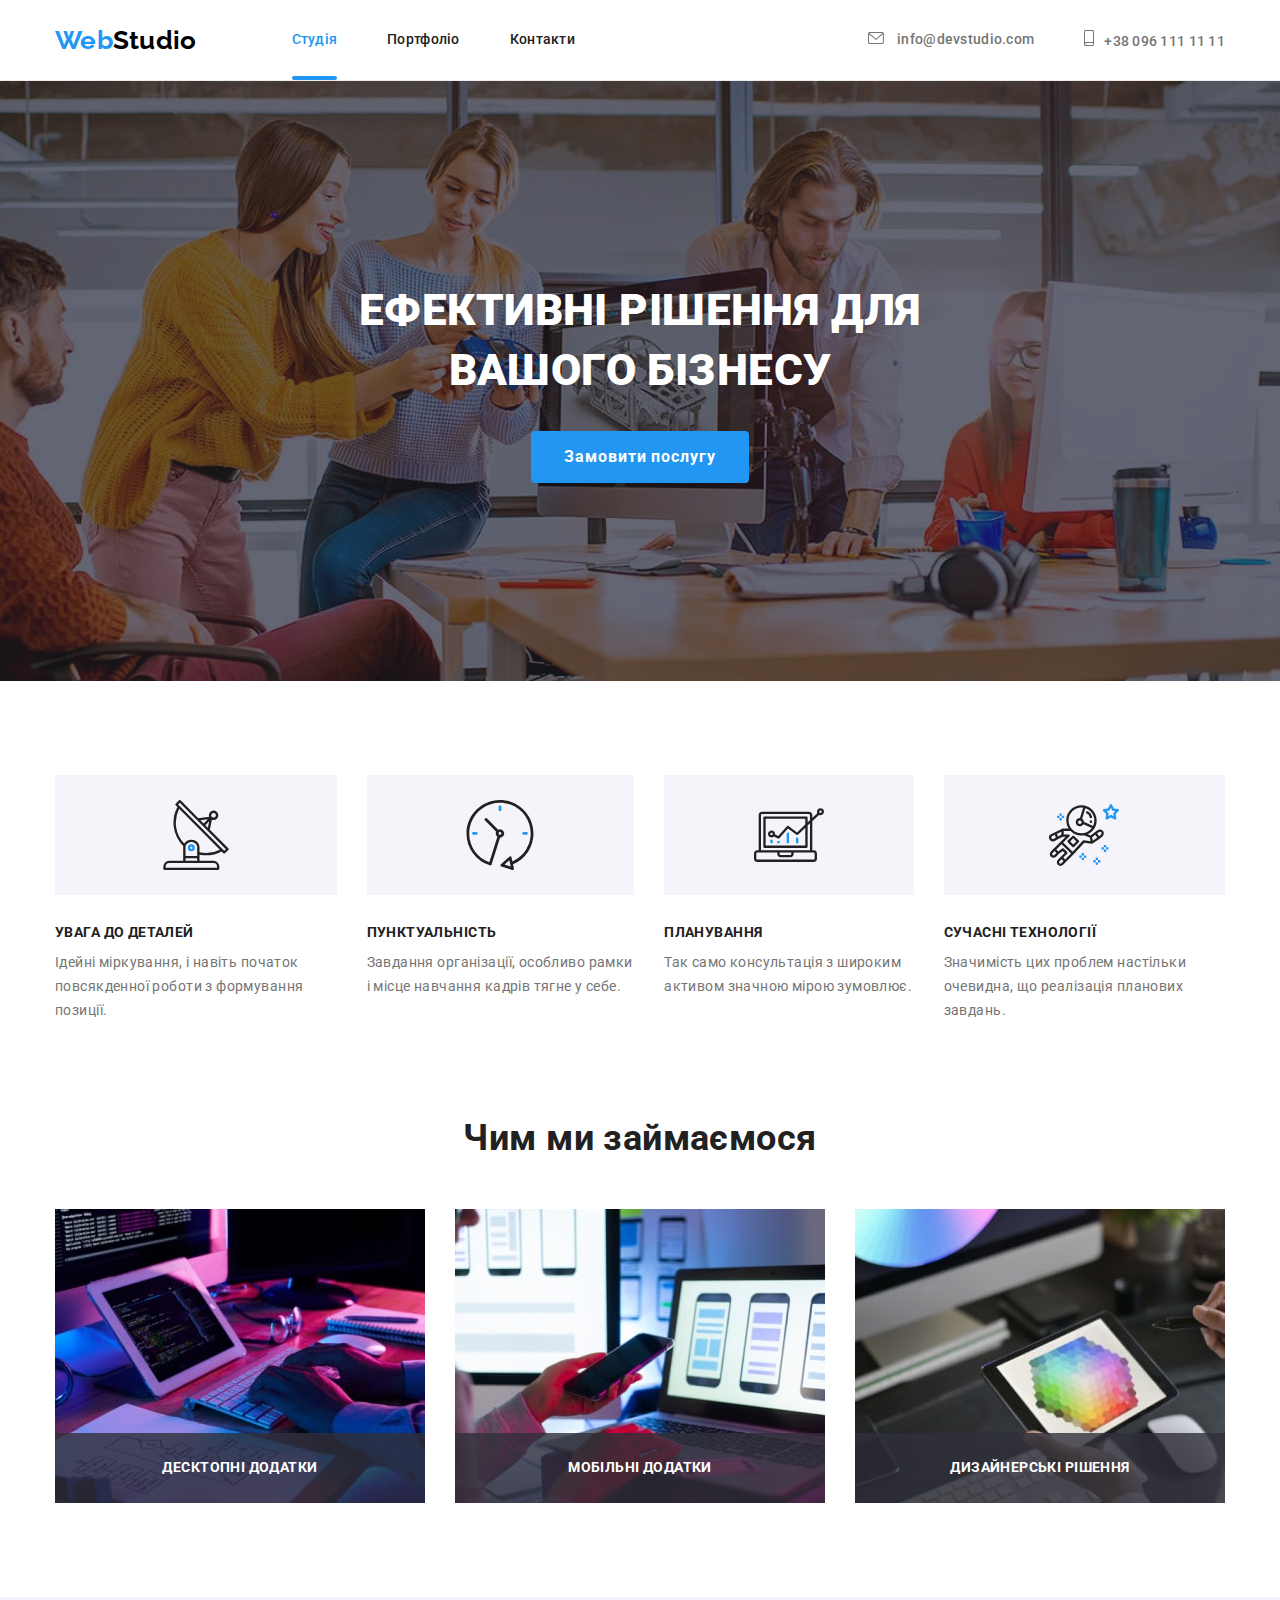
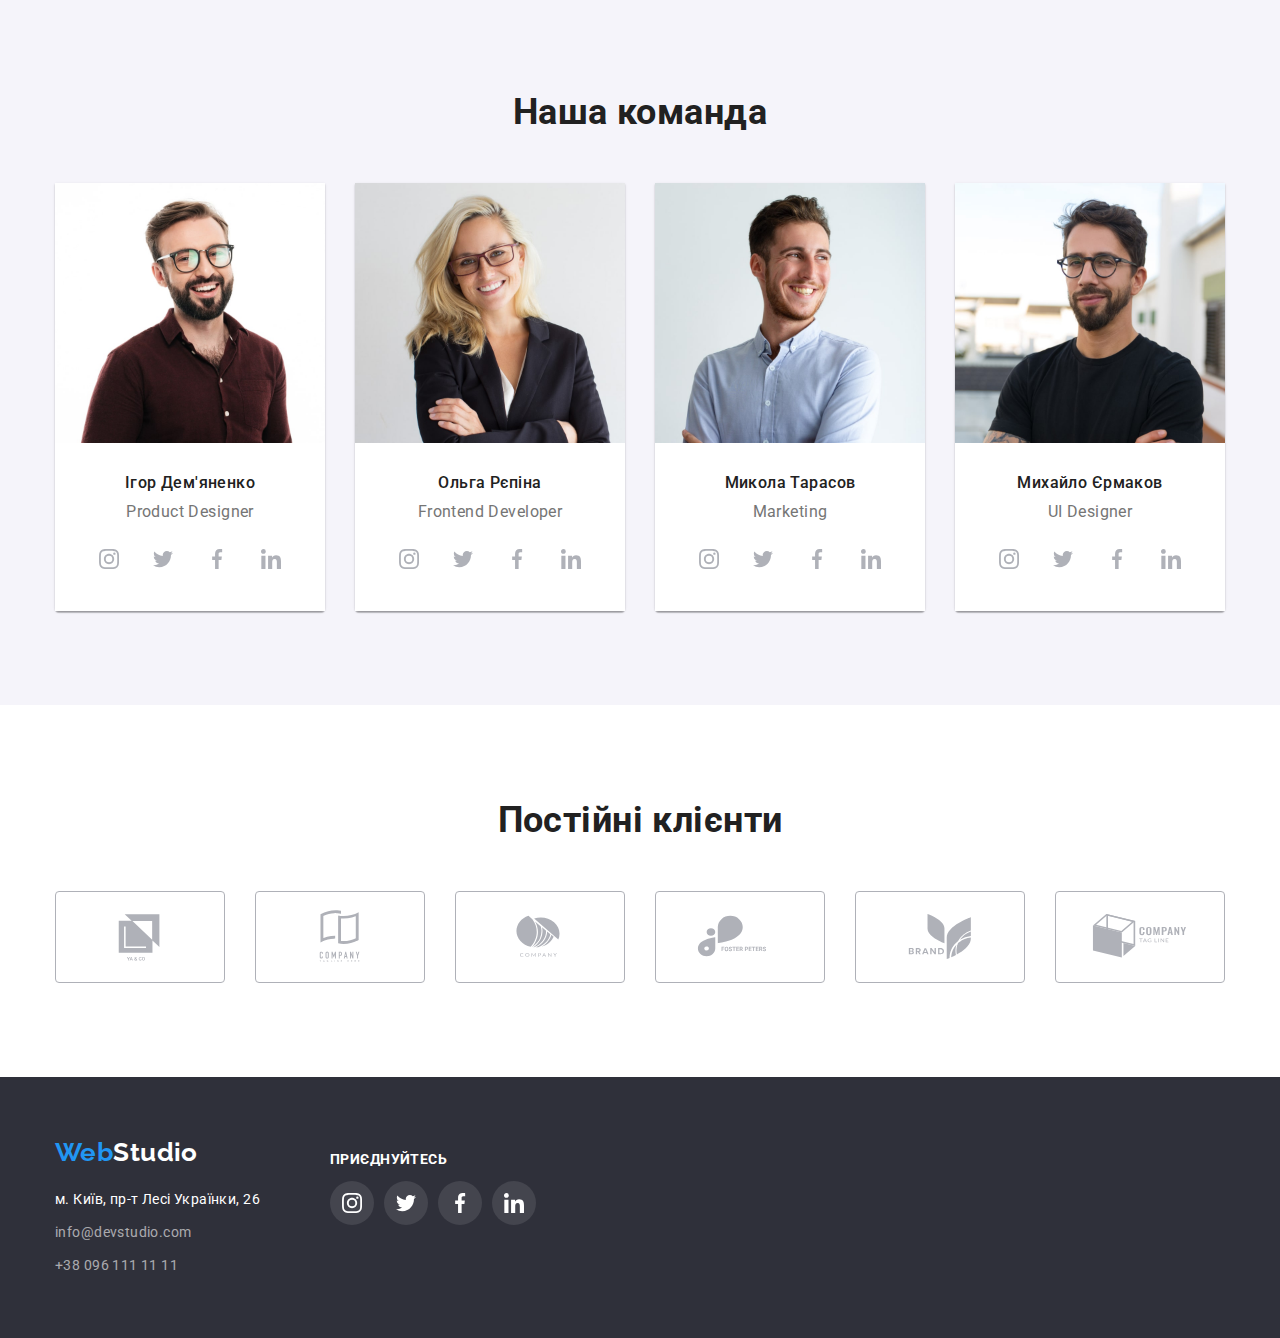
<file: index.html>
<!DOCTYPE html>
<html lang="uk">
  <head>
    <meta charset="UTF-8" />
    <meta http-equiv="X-UA-Compatible" content="IE=edge" />
    <meta name="viewport" content="width=device-width, initial-scale=1.0" />
    <title>goit-markup-hw-05</title>
    <link rel="preconnect" href="https://fonts.googleapis.com" />
    <link rel="preconnect" href="https://fonts.gstatic.com" crossorigin />
    <link
      href="https://fonts.googleapis.com/css2?family=Raleway:wght@700&family=Roboto:wght@400;500;700;900&display=swap"
      rel="stylesheet"
    />
    <link
      rel="stylesheet"
      href="https://cdnjs.cloudflare.com/ajax/libs/modern-normalize/1.1.0/modern-normalize.min.css"
    />
    <link rel="stylesheet" href="./css/styles.css" />
  </head>

  <body>
    <!-- Верхня лінія -->
    <header class="page-header">
      <div class="container main-nav">
        <nav class="header-nav">
          <a href="./index.html" class="link logo"><span class="logo-accent">Web</span>Studio</a>

          <ul class="site-nav list">
            <li class="item">
              <a href="./index.html" class="link current">Студія</a>
            </li>
            <li class="item">
              <a href="./portfolio.html" class="link">Портфоліо</a>
            </li>
            <li class="item"><a href="" class="link">Контакти</a></li>
          </ul>
        </nav>

        <ul class="feedback-nav list">
          <li class="item">
            <a href="mailto:info@devstudio.com" class="link e-mail">
              <svg class="icon-mail" width="16" height="12">
                <use href="./images/icons.svg#icon-envelope"></use>
              </svg>
              info@devstudio.com</a
            >
          </li>
          <li class="item">
            <a href="tel:+380961111111" class="link phone"
              ><svg class="icon-phone" width="10" height="16">
                <use href="./images/icons.svg#icon-smartphone"></use></svg
              >+38 096 111 11 11</a
            >
          </li>
        </ul>
      </div>
    </header>

    <main>
      <!-- Шапка -->
      <div class="overlay">
        <section class="hero">
          <h1 class="hero-title">Ефективні рішення для вашого бізнесу</h1>
          <button type="button" class="btn hero-button" data-modal-open>Замовити послугу</button>
        </section>
      </div>
      <!-- Особливості -->
      <section class="benefits section">
        <div class="container">
          <h2 class="benefits-title visually-hidden">Наші переваги</h2>
          <ul class="benefits-list list">
            <li>
              <a href="#" class="benefits-link link"
                ><svg class="benefits-icon" width="70" height="70">
                  <use href="./images/icons.svg#icon-antenna"></use></svg
              ></a>
              <h3 class="benefits-item">УВАГА ДО ДЕТАЛЕЙ</h3>
              <p class="benefits-text">
                Ідейні міркування, і навіть початок повсякденної роботи з формування позиції.
              </p>
            </li>
            <li>
              <a href="#" class="benefits-link link"
                ><svg class="benefits-icon" width="70" height="70">
                  <use href="./images/icons.svg#icon-clock"></use></svg
              ></a>
              <h3 class="benefits-item">ПУНКТУАЛЬНІСТЬ</h3>
              <p class="benefits-text">
                Завдання організації, особливо рамки і місце навчання кадрів тягне у себе.
              </p>
            </li>
            <li>
              <a href="#" class="benefits-link link"
                ><svg class="benefits-icon" width="70" height="70">
                  <use href="./images/icons.svg#icon-diagram"></use></svg
              ></a>
              <h3 class="benefits-item">ПЛАНУВАННЯ</h3>
              <p class="benefits-text">
                Так само консультація з широким активом значною мірою зумовлює.
              </p>
            </li>
            <li>
              <a href="#" class="benefits-link link"
                ><svg class="benefits-icon" width="70" height="70">
                  <use href="./images/icons.svg#icon-astronaut"></use></svg
              ></a>
              <h3 class="benefits-item">СУЧАСНІ ТЕХНОЛОГІЇ</h3>
              <p class="benefits-text">
                Значимість цих проблем настільки очевидна, що реалізація планових завдань.
              </p>
            </li>
          </ul>
        </div>
      </section>
      <!-- Чим ми займаємося -->
      <section class="work section">
        <div class="container">
          <h2 class="work-title title">Чим ми займаємося</h2>
          <ul class="work-list list">
            <li>
              <div class="work-thumb">
                <img
                  class="work-card"
                  src="./images/gallery_img_1.jpg"
                  alt="Фотографія процесу написання коду"
                  width="370"
                />
                <p class="work-text">Десктопні додатки</p>
              </div>
            </li>
            <li>
              <div class="work-thumb">
                <img
                  class="work-card"
                  src="./images/gallery_img_2.jpg"
                  alt="Фотографія процесу вибору макету сторінки для мобільних пристроїв"
                  width="370"
                />
                <p class="work-text">Мобільні додатки</p>
              </div>
            </li>
            <li>
              <div class="work-thumb">
                <img
                  class="work-card"
                  src="./images/gallery_img_3.jpg"
                  alt="Фотографія процесу вибору палітри"
                  width="370"
                />
                <p class="work-text">Дизайнерські рішення</p>
              </div>
            </li>
          </ul>
        </div>
      </section>
      <!-- Команда -->
      <section class="team section">
        <div class="container">
          <h2 class="team-title title">Наша команда</h2>
          <ul class="team-list list">
            <li class="team-item">
              <img
                class="team-foto"
                src="./images/team_person_1.jpg"
                alt="Фотографія дизайнера продукту"
                width="270"
              />
              <div class="team-container">
                <h3 class="team-member">Ігор Дем'яненко</h3>
                <p class="team-position">Product Designer</p>
                <ul class="team-social list">
                  <li class="social-items">
                    <a href="#" class="social-link link">
                      <svg class="social-icon" width="20" height="20">
                        <use href="./images/icons.svg#icon-instagram"></use></svg
                    ></a>
                  </li>
                  <li class="social-items">
                    <a href="#" class="social-link link">
                      <svg class="social-icon" width="20" height="20">
                        <use href="./images/icons.svg#icon-twitter"></use></svg
                    ></a>
                  </li>
                  <li class="social-items">
                    <a href="#" class="social-link link">
                      <svg class="social-icon" width="20" height="20">
                        <use href="./images/icons.svg#icon-facebook"></use></svg
                    ></a>
                  </li>
                  <li class="social-items">
                    <a href="#" class="social-link link">
                      <svg class="social-icon" width="20" height="20">
                        <use href="./images/icons.svg#icon-linkedin"></use></svg
                    ></a>
                  </li>
                </ul>
              </div>
            </li>
            <li class="team-item">
              <img
                class="team-foto"
                src="./images/team_person_2.jpg"
                alt="Фотографія Frontend розробника"
                width="270"
              />
              <div class="team-container">
                <h3 class="team-member">Ольга Рєпіна</h3>
                <p class="team-position">Frontend Developer</p>
                <ul class="team-social list">
                  <li class="social-items">
                    <a href="#" class="social-link link">
                      <svg class="social-icon" width="20" height="20">
                        <use href="./images/icons.svg#icon-instagram"></use></svg
                    ></a>
                  </li>
                  <li class="social-items">
                    <a href="#" class="social-link link">
                      <svg class="social-icon" width="20" height="20">
                        <use href="./images/icons.svg#icon-twitter"></use></svg
                    ></a>
                  </li>
                  <li class="social-items">
                    <a href="#" class="social-link link">
                      <svg class="social-icon" width="20" height="20">
                        <use href="./images/icons.svg#icon-facebook"></use></svg
                    ></a>
                  </li>
                  <li class="social-items">
                    <a href="#" class="social-link link">
                      <svg class="social-icon" width="20" height="20">
                        <use href="./images/icons.svg#icon-linkedin"></use></svg
                    ></a>
                  </li>
                </ul>
              </div>
            </li>
            <li class="team-item">
              <img
                class="team-foto"
                src="./images/team_person_3.jpg"
                alt="Фотографія фахівця відділу маркетингу"
                width="270"
              />
              <div class="team-container">
                <h3 class="team-member">Микола Тарасов</h3>
                <p class="team-position">Marketing</p>
                <ul class="team-social list">
                  <li class="social-items">
                    <a href="#" class="social-link link">
                      <svg class="social-icon" width="20" height="20">
                        <use href="./images/icons.svg#icon-instagram"></use></svg
                    ></a>
                  </li>
                  <li class="social-items">
                    <a href="#" class="social-link link">
                      <svg class="social-icon" width="20" height="20">
                        <use href="./images/icons.svg#icon-twitter"></use></svg
                    ></a>
                  </li>
                  <li class="social-items">
                    <a href="#" class="social-link link">
                      <svg class="social-icon" width="20" height="20">
                        <use href="./images/icons.svg#icon-facebook"></use></svg
                    ></a>
                  </li>
                  <li class="social-items">
                    <a href="#" class="social-link link">
                      <svg class="social-icon" width="20" height="20">
                        <use href="./images/icons.svg#icon-linkedin"></use></svg
                    ></a>
                  </li>
                </ul>
              </div>
            </li>
            <li class="team-item">
              <img
                class="team-foto"
                src="./images/team_person_4.jpg"
                alt="Фотографія UI дизайнера"
                width="270"
              />
              <div class="team-container">
                <h3 class="team-member">Михайло Єрмаков</h3>
                <p class="team-position">UI Designer</p>
                <ul class="team-social list">
                  <li class="social-items">
                    <a href="#" class="social-link link">
                      <svg class="social-icon" width="20" height="20">
                        <use href="./images/icons.svg#icon-instagram"></use></svg
                    ></a>
                  </li>
                  <li class="social-items">
                    <a href="#" class="social-link link">
                      <svg class="social-icon" width="20" height="20">
                        <use href="./images/icons.svg#icon-twitter"></use></svg
                    ></a>
                  </li>
                  <li class="social-items">
                    <a href="#" class="social-link link">
                      <svg class="social-icon" width="20" height="20">
                        <use href="./images/icons.svg#icon-facebook"></use></svg
                    ></a>
                  </li>
                  <li class="social-items">
                    <a href="#" class="social-link link">
                      <svg class="social-icon" width="20" height="20">
                        <use href="./images/icons.svg#icon-linkedin"></use></svg
                    ></a>
                  </li>
                </ul>
              </div>
            </li>
          </ul>
        </div>
      </section>
      <section class="clients section">
        <div class="container">
          <h2 class="clients-title title">Постійні клієнти</h2>
          <ul class="clients-list list">
            <li class="clients-item">
              <a href="#" class="clients-link link"
                ><svg class="clients-icon" width="106" height="60">
                  <use href="./images/icons.svg#icon-client-1"></use></svg
              ></a>
            </li>
            <li class="clients-item">
              <a href="#" class="clients-link link"
                ><svg class="clients-icon" width="106" height="60">
                  <use href="./images/icons.svg#icon-client-2"></use></svg
              ></a>
            </li>
            <li class="clients-item">
              <a href="#" class="clients-link link"
                ><svg class="clients-icon" width="106" height="60">
                  <use href="./images/icons.svg#icon-client-3"></use></svg
              ></a>
            </li>
            <li class="clients-item">
              <a href="#" class="clients-link link"
                ><svg class="clients-icon" width="106" height="60">
                  <use href="./images/icons.svg#icon-client-4"></use></svg
              ></a>
            </li>
            <li class="clients-item">
              <a href="#" class="clients-link link"
                ><svg class="clients-icon" width="106" height="60">
                  <use href="./images/icons.svg#icon-client-5"></use></svg
              ></a>
            </li>
            <li class="clients-item">
              <a href="#" class="clients-link link"
                ><svg class="clients-icon" width="106" height="60">
                  <use href="./images/icons.svg#icon-client-6"></use></svg
              ></a>
            </li>
          </ul>
        </div>
      </section>
    </main>
    <!-- Підвал -->
    <footer class="footer">
      <div class="container">
        <div>
          <a href="./index.html" class="link footer-logo logo"
            ><span class="logo-accent">Web</span>Studio</a
          >
          <address>
            <ul class="contacts list">
              <li class="contacts-element">
                <a class="link contacts-address" href="https://goo.gl/maps/ecgbFBD5Pt8BAyju8"
                  >м. Київ, пр-т Лесі Українки, 26</a
                >
              </li>
              <li class="contacts-element">
                <a class="link contacts-item" href="mailto:info@devstudio.com"
                  >info@devstudio.com</a
                >
              </li>
              <li class="contacts-element">
                <a class="link contacts-item" href="tel:+380961111111">+38 096 111 11 11</a>
              </li>
            </ul>
          </address>
        </div>
        <div class="socials">
          <p class="socials-appeal">ПРИЄДНУЙТЕСЬ</p>
          <ul class="socials-list list">
            <li class="socials-item">
              <a href="#" class="socials-link link">
                <svg class="social-icon" width="20" height="20">
                  <use href="./images/icons.svg#icon-instagram"></use></svg
              ></a>
            </li>
            <li class="socials-item">
              <a href="#" class="socials-link link">
                <svg class="social-icon" width="20" height="20">
                  <use href="./images/icons.svg#icon-twitter"></use></svg
              ></a>
            </li>
            <li class="socials-item">
              <a href="#" class="socials-link link">
                <svg class="social-icon" width="20" height="20">
                  <use href="./images/icons.svg#icon-facebook"></use></svg
              ></a>
            </li>
            <li class="socials-item">
              <a href="#" class="socials-link link">
                <svg class="social-icon" width="20" height="20">
                  <use href="./images/icons.svg#icon-linkedin"></use></svg
              ></a>
            </li>
          </ul>
        </div>
      </div>
    </footer>
    <div class="backdrop is-hidden" data-modal>
      <div class="modal">
        <button type="button" class="close-btn" data-modal-close>
          <svg class="close-icon" width="18" height="18">
            <use href="./images/icons.svg#icon-close"></use>
          </svg>
        </button>
      </div>
    </div>
    <script src="./js/modal.js"></script>
  </body>
</html>
</file>
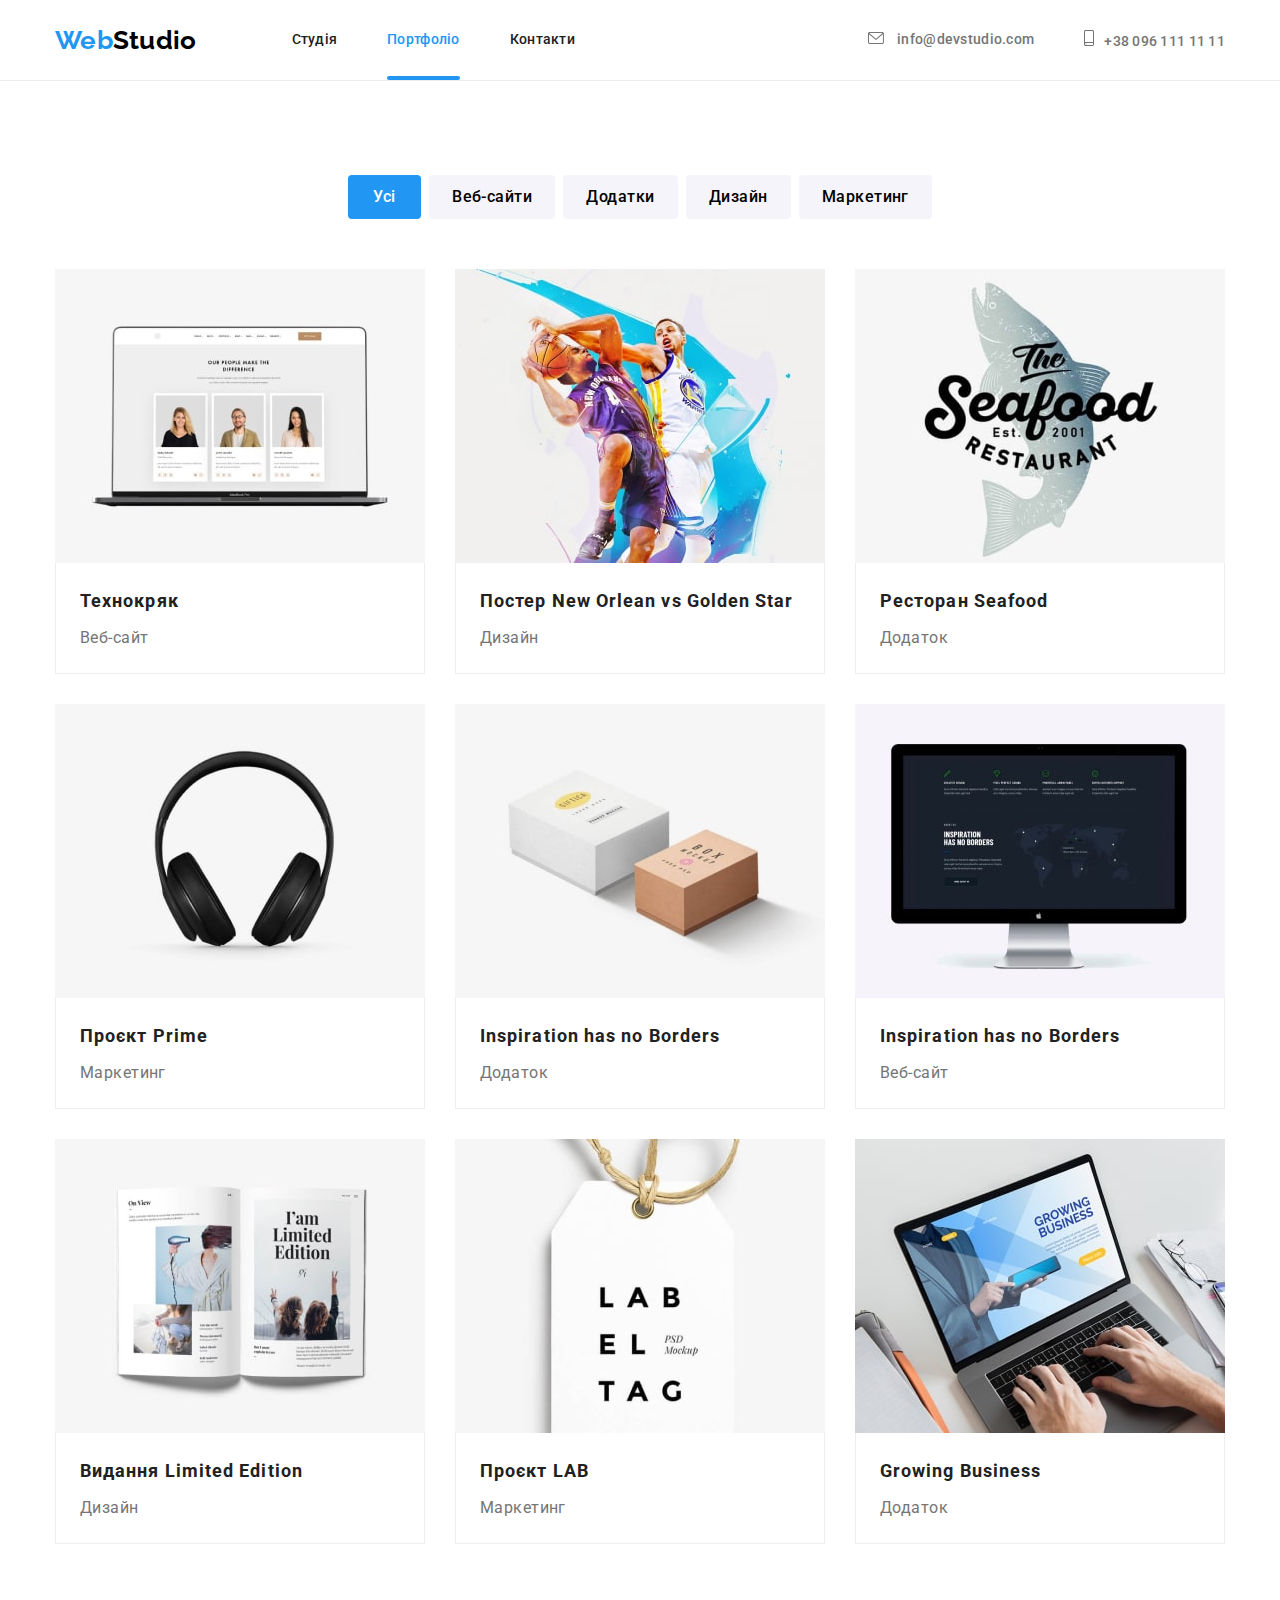
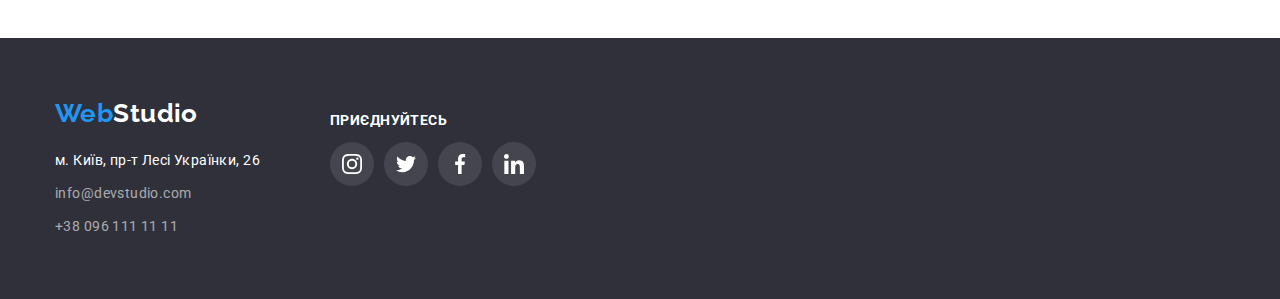
<file: portfolio.html>
<!DOCTYPE html>
<html lang="uk">
  <head>
    <meta charset="UTF-8" />
    <meta http-equiv="X-UA-Compatible" content="IE=edge" />
    <meta name="viewport" content="width=device-width, initial-scale=1.0" />
    <title>Portfolio</title>
    <link rel="preconnect" href="https://fonts.googleapis.com" />
    <link rel="preconnect" href="https://fonts.gstatic.com" crossorigin />
    <link
      href="https://fonts.googleapis.com/css2?family=Raleway:wght@700&family=Roboto:wght@400;500;700;900&display=swap"
      rel="stylesheet"
    />
    <link
      rel="stylesheet"
      href="https://cdnjs.cloudflare.com/ajax/libs/modern-normalize/1.1.0/modern-normalize.min.css"
    />
    <link rel="stylesheet" href="./css/styles.css" />
  </head>

  <body>
    <!-- Верхня лінія -->
    <header class="page-header">
      <div class="container main-nav">
        <nav class="header-nav">
          <a href="./index.html" class="link logo"><span class="logo-accent">Web</span>Studio</a>

          <ul class="site-nav list">
            <li class="item">
              <a href="./index.html" class="link">Студія</a>
            </li>
            <li class="item">
              <a href="./portfolio.html" class="link current">Портфоліо</a>
            </li>
            <li class="item"><a href="" class="link">Контакти</a></li>
          </ul>
        </nav>

        <ul class="feedback-nav list">
          <li class="item">
            <a href="mailto:info@devstudio.com" class="link e-mail">
              <svg class="icon-mail" width="16" height="12">
                <use href="./images/icons.svg#icon-envelope"></use>
              </svg>
              info@devstudio.com</a
            >
          </li>
          <li class="item">
            <a href="tel:+380961111111" class="link phone"
              ><svg class="icon-phone" width="10" height="16">
                <use href="./images/icons.svg#icon-smartphone"></use></svg
              >+38 096 111 11 11</a
            >
          </li>
        </ul>
      </div>
    </header>

    <!-- Виконані роботи -->
    <main>
      <section class="section">
        <div class="container">
          <h1 class="examples-title visually-hidden">Виконані роботи WebStudio</h1>
          <ul class="examples-nav list">
            <li class="examples-item">
              <button type="button" class="btn examples-btn current">Усі</button>
            </li>
            <li class="examples-item">
              <button type="button" class="btn examples-btn">Веб-сайти</button>
            </li>
            <li class="examples-item">
              <button type="button" class="btn examples-btn">Додатки</button>
            </li>
            <li class="examples-item">
              <button type="button" class="btn examples-btn">Дизайн</button>
            </li>
            <li class="examples-item">
              <button type="button" class="btn examples-btn">Маркетинг</button>
            </li>
          </ul>

          <ul class="examples-list list">
            <li class="examples-element">
              <a href="#" class="examples-link link">
                <div class="examples-thumb">
                  <img
                    class="examples-photo"
                    src="./images/portfolio_img_1.jpg"
                    alt="Головна сторінка сайту"
                    width="370"
                  />
                  <p class="examples-overlay">
                    Ресурс пропонує комплексні пропозиції з різним рівнем функціоналу та сервісів.
                    Все це дозволить відвідувачу отримати вичерпні відомості про компанію чи
                    приватну особу
                  </p>
                </div>
                <div class="examples-container">
                  <h2 class="examples-title">Технокряк</h2>
                  <p class="examples-text">Веб-сайт</p>
                </div></a
              >
            </li>
            <li class="examples-element">
              <a href="#" class="examples-link link">
                <div class="examples-thumb">
                  <img
                    class="examples-photo"
                    src="./images/portfolio_img_2.jpg"
                    alt="Головна сторінка сайту"
                    width="370"
                  />
                  <p class="examples-overlay">
                    Ресурс пропонує комплексні пропозиції з різним рівнем функціоналу та сервісів.
                    Все це дозволить відвідувачу отримати вичерпні відомості про компанію чи
                    приватну особу
                  </p>
                </div>
                <div class="examples-container">
                  <h2 class="examples-title">Постер New Orlean vs Golden Star</h2>
                  <p class="examples-text">Дизайн</p>
                </div></a
              >
            </li>
            <li class="examples-element">
              <a href="#" class="examples-link link">
                <div class="examples-thumb">
                  <img
                    class="examples-photo"
                    src="./images/portfolio_img_3.jpg"
                    alt="Головна сторінка сайту"
                    width="370"
                  />
                  <p class="examples-overlay">
                    Ресурс пропонує комплексні пропозиції з різним рівнем функціоналу та сервісів.
                    Все це дозволить відвідувачу отримати вичерпні відомості про компанію чи
                    приватну особу
                  </p>
                </div>
                <div class="examples-container">
                  <h2 class="examples-title">Ресторан Seafood</h2>
                  <p class="examples-text">Додаток</p>
                </div></a
              >
            </li>
            <li class="examples-element">
              <a href="#" class="examples-link link">
                <div class="examples-thumb">
                  <img
                    class="examples-photo"
                    src="./images/portfolio_img_4.jpg"
                    alt="Головна сторінка сайту"
                    width="370"
                  />
                  <p class="examples-overlay">
                    Ресурс пропонує комплексні пропозиції з різним рівнем функціоналу та сервісів.
                    Все це дозволить відвідувачу отримати вичерпні відомості про компанію чи
                    приватну особу
                  </p>
                </div>
                <div class="examples-container">
                  <h2 class="examples-title">Проєкт Prime</h2>
                  <p class="examples-text">Маркетинг</p>
                </div>
              </a>
            </li>
            <li class="examples-element">
              <a href="#" class="examples-link link">
                <div class="examples-thumb">
                  <img
                    class="examples-photo"
                    src="./images/portfolio_img_5.jpg"
                    alt="Головна сторінка сайту"
                    width="370"
                  />
                  <p class="examples-overlay">
                    Ресурс пропонує комплексні пропозиції з різним рівнем функціоналу та сервісів.
                    Все це дозволить відвідувачу отримати вичерпні відомості про компанію чи
                    приватну особу
                  </p>
                </div>
                <div class="examples-container">
                  <h2 class="examples-title" lang="en">Inspiration has no Borders</h2>
                  <p class="examples-text">Додаток</p>
                </div>
              </a>
            </li>
            <li class="examples-element">
              <a href="#" class="examples-link link">
                <div class="examples-thumb">
                  <img
                    class="examples-photo"
                    src="./images/portfolio_img_6.jpg"
                    alt="Головна сторінка сайту"
                    width="370"
                  />
                  <p class="examples-overlay">
                    Ресурс пропонує комплексні пропозиції з різним рівнем функціоналу та сервісів.
                    Все це дозволить відвідувачу отримати вичерпні відомості про компанію чи
                    приватну особу
                  </p>
                </div>
                <div class="examples-container">
                  <h2 class="examples-title" lang="en">Inspiration has no Borders</h2>
                  <p class="examples-text">Веб-сайт</p>
                </div></a
              >
            </li>
            <li class="examples-element">
              <a href="#" class="examples-link link">
                <div class="examples-thumb">
                  <img
                    class="examples-photo"
                    src="./images/portfolio_img_7.jpg"
                    alt="Головна сторінка сайту"
                    width="370"
                  />
                  <p class="examples-overlay">
                    Ресурс пропонує комплексні пропозиції з різним рівнем функціоналу та сервісів.
                    Все це дозволить відвідувачу отримати вичерпні відомості про компанію чи
                    приватну особу
                  </p>
                </div>
                <div class="examples-container">
                  <h2 class="examples-title">Видання Limited Edition</h2>
                  <p class="examples-text">Дизайн</p>
                </div></a
              >
            </li>
            <li class="examples-element">
              <a href="#" class="examples-link link">
                <div class="examples-thumb">
                  <img
                    class="examples-photo"
                    src="./images/portfolio_img_8.jpg"
                    alt="Головна сторінка сайту"
                    width="370"
                  />
                  <p class="examples-overlay">
                    Ресурс пропонує комплексні пропозиції з різним рівнем функціоналу та сервісів.
                    Все це дозволить відвідувачу отримати вичерпні відомості про компанію чи
                    приватну особу
                  </p>
                </div>
                <div class="examples-container">
                  <h2 class="examples-title">Проєкт LAB</h2>
                  <p class="examples-text">Маркетинг</p>
                </div></a
              >
            </li>
            <li class="examples-element">
              <a href="#" class="examples-link link">
                <div class="examples-thumb">
                  <img
                    class="examples-photo"
                    src="./images/portfolio_img_9.jpg"
                    alt="Головна сторінка сайту"
                    width="370"
                  />
                  <p class="examples-overlay">
                    Ресурс пропонує комплексні пропозиції з різним рівнем функціоналу та сервісів.
                    Все це дозволить відвідувачу отримати вичерпні відомості про компанію чи
                    приватну особу
                  </p>
                </div>
                <div class="examples-container">
                  <h2 class="examples-title" lang="en">Growing Business</h2>
                  <p class="examples-text">Додаток</p>
                </div>
              </a>
            </li>
          </ul>
        </div>
      </section>
    </main>
    <!-- Підвал -->
    <footer class="footer">
      <div class="container">
        <div>
          <a href="./index.html" class="link footer-logo logo"
            ><span class="logo-accent">Web</span>Studio</a
          >
          <address>
            <ul class="contacts list">
              <li class="contacts-element">
                <a class="link contacts-address" href="https://goo.gl/maps/ecgbFBD5Pt8BAyju8"
                  >м. Київ, пр-т Лесі Українки, 26</a
                >
              </li>
              <li class="contacts-element">
                <a class="link contacts-item" href="mailto:info@devstudio.com"
                  >info@devstudio.com</a
                >
              </li>
              <li class="contacts-element">
                <a class="link contacts-item" href="tel:+380961111111">+38 096 111 11 11</a>
              </li>
            </ul>
          </address>
        </div>
        <div class="socials">
          <p class="socials-appeal">ПРИЄДНУЙТЕСЬ</p>
          <ul class="socials-list list">
            <li class="socials-item">
              <a href="#" class="socials-link link">
                <svg class="social-icon" width="20" height="20">
                  <use href="./images/icons.svg#icon-instagram"></use></svg
              ></a>
            </li>
            <li class="socials-item">
              <a href="#" class="socials-link link">
                <svg class="social-icon" width="20" height="20">
                  <use href="./images/icons.svg#icon-twitter"></use></svg
              ></a>
            </li>
            <li class="socials-item">
              <a href="#" class="socials-link link">
                <svg class="social-icon" width="20" height="20">
                  <use href="./images/icons.svg#icon-facebook"></use></svg
              ></a>
            </li>
            <li class="socials-item">
              <a href="#" class="socials-link link">
                <svg class="social-icon" width="20" height="20">
                  <use href="./images/icons.svg#icon-linkedin"></use></svg
              ></a>
            </li>
          </ul>
        </div>
      </div>
    </footer>
  </body>
</html>
</file>
<file: css/styles.css>
/* палітра */
/* колір основного тексту #212121 */
/* другорядний колір тексту #757575 */
/* акцент #2196F3 */
/* білий  #FFFFFF */
/* основний фоновий колір #F5F5F5 */
/* другорядний фоновий колір #F5F4FA */
/* колір для лого #000000 */
/* фоновий колір для шапки та футера #2F303A */

/* CSS змінні */
:root {
  --primary-text-color: #212121;
  --secondary-text-color: #757575;
  --accent-color: #2196f3;
  --primary-white-color: #ffffff;
  --secondary-white-color: #f5f5f5;
  --team-bg-color: #f5f4fa;
  --btn-bg-color: #f5f4fa;
  --logo-color: #000000;
  --secondary-bg-color: #2f303a;
  --contacts-main-color: rgba(255, 255, 255, 0.6);
  --header-border-color: #ececec;
  --portfolio-border-color: #eeeeee;
  --primary-logo-color: #afb1b8;
  --time-duration: 250ms;
  --time-function: cubic-bezier(0.4, 0, 0.2, 1);
}

/* --------------------ЗАГАЛЬНІ СТИЛІ-------------------- */
body {
  color: var(--primary-text-color);
  background-color: var(--primary-white-color);

  font-family: 'roboto', sans-serif;
  font-size: 14px;
  letter-spacing: 0.03em;
}

.container {
  width: 1200px;
  margin-left: auto;
  margin-right: auto;
  padding-left: 15px;
  padding-right: 15px;
}

.section {
  padding-top: 94px;
  padding-bottom: 94px;
}

.link {
  text-decoration: none;
}

.list {
  padding: 0;
  margin: 0;

  list-style: none;
}

.btn {
  display: inline-block;
  border: 1px solid transparent;
  border-radius: 4px;
  min-width: 73px;

  background-color: var(--btn-bg-color);

  font-family: inherit;
  font-weight: 700;
  font-size: 16px;
  line-height: 1.88;
  text-align: center;

  cursor: pointer;
}

.title {
  color: var(--primary-text-color);

  font-weight: 700;
  font-size: 36px;
  line-height: 1.17;
  text-align: center;
}

/* --------------------ВЕРХНЯ ЛІНІЯ-------------------- */
.page-header {
  display: flex;
  align-items: center;
  border-bottom: 1px solid var(--header-border-color);

  color: var(--primary-text-color);

  font-weight: 500;
  line-height: 1.14;
  letter-spacing: 0.02em;
}

.logo {
  color: var(--logo-color);
  font-family: 'Raleway', sans-serif;
  font-style: normal;
  font-weight: 700;
  font-size: 26px;
  line-height: 1.19;
}

.logo-accent {
  color: var(--accent-color);
}

/*--------------------НАВІГАЦІЯ САЙТУ--------------------  */
.main-nav {
  display: flex;
  align-items: center;
}

.header-nav {
  display: flex;
  align-items: center;
}

.site-nav {
  display: flex;
  margin-left: 95px;
}

.site-nav .item:not(:last-child) {
  margin-right: 50px;
}

.site-nav .link {
  display: block;
  padding-top: 32px;
  padding-bottom: 32px;

  color: var(--primary-text-color);

  font-weight: 500;
  line-height: 1.14;
  transition: color var(--time-duration) var(--time-function);
}

.site-nav .link:hover,
.site-nav .link:focus {
  color: var(--accent-color);
}

.site-nav .link.current {
  position: relative;
  color: var(--accent-color);
}

.site-nav .link.current::after {
  content: '';
  position: absolute;
  display: block;
  bottom: 0;
  width: 100%;
  height: 4px;
  background-color: var(--accent-color);
  border-radius: 2px;
}

.feedback-nav {
  display: flex;
  margin-left: auto;
  align-items: center;
}

.feedback-nav .item:not(:last-child) {
  margin-right: 50px;
}

/*--------------------ЗВОРОТНІЙ ЗВ'ЯЗОК--------------------  */
.e-mail,
.phone {
  color: var(--secondary-text-color);

  font-weight: 500;
  line-height: 1.14;

  transition: color var(--time-duration) var(--time-function),
    fill var(--time-duration) var(--time-function);
}
.e-mail:hover,
.phone:hover,
.e-mail:focus,
.phone:focus {
  color: var(--accent-color);
}

.icon-mail {
  margin-right: 10px;
  fill: currentColor;
}
.icon-phone {
  margin-right: 10px;
  fill: currentColor;
}

/*--------------------ШАПКА--------------------  */
.overlay {
  max-width: 1600px;
  height: 600px;
  margin-left: auto;
  margin-right: auto;
  background-image: linear-gradient(to right, rgba(47, 48, 58, 0.4), rgba(47, 48, 58, 0.4)),
    url(../images/background.jpg);
  background-repeat: no-repeat;
  background-position: center;
  background-size: cover;
  background-color: var(--secondary-bg-color);
}

.hero {
  padding-top: 200px;
  padding-bottom: 200px;

  text-align: center;
}

.hero-title {
  margin-top: 0;
  margin-bottom: 30px;
  margin-left: auto;
  margin-right: auto;
  max-width: 700px;

  color: var(--primary-white-color);
  font-weight: 900;
  font-size: 44px;
  line-height: 1.36;
  text-align: center;
  text-transform: uppercase;
}

.hero-button {
  padding: 10px 32px;

  background-color: var(--accent-color);
  color: var(--primary-white-color);

  letter-spacing: 0.06em;

  transition: color var(--time-duration) var(--time-function),
    background-color var(--time-duration) var(--time-function);
}

.hero-button:hover,
.hero-button:focus {
  color: var(--primary-text-color);
  background-color: var(--btn-bg-color);
}

/*--------------------НАШІ ПЕРЕВАГИ--------------------  */
.benefits-title {
  margin-top: 0;
}

.visually-hidden {
  position: absolute;
  width: 1px;
  height: 1px;
  margin: -1px;
  border: 0;
  padding: 0;
  white-space: nowrap;
  overflow: hidden;
}

.benefits-list {
  display: flex;
  gap: 30px;
}

.benefits-link {
  display: flex;
  height: 120px;
  justify-content: center;
  align-items: center;
  margin-bottom: 30px;
  background-color: var(--team-bg-color);
  cursor: auto;
}

.benefits-item {
  margin-top: 0;
  margin-bottom: 10px;

  font-weight: 700;
  font-size: 14px;
  line-height: 1.14;
  text-transform: uppercase;
}

.benefits-text {
  margin-top: 0;
  margin-bottom: 0;

  color: var(--secondary-text-color);
  line-height: 1.71;
}

/*--------------------ЧИМ МИ ЗАЙМАЄМОСЯ?--------------------  */
.work {
  padding-top: 0;
}

.work-title {
  margin-top: 0;
  margin-bottom: 50px;
}

.work-list {
  display: flex;
  gap: 30px;
}

.work-card {
  display: block;
  min-width: 100%;
}

.work-thumb {
  position: relative;
}

.work-text {
  position: absolute;
  bottom: 0;
  margin: 0;

  display: flex;
  width: 100%;
  height: 70px;
  align-items: center;
  justify-content: center;

  font-weight: 700;
  line-height: 1.14;
  text-align: center;
  text-transform: uppercase;

  color: var(--primary-white-color);
  background-color: rgba(47, 48, 58, 0.8);
}

/*--------------------НАША КОМАНДА--------------------  */
.team {
  background-color: var(--team-bg-color);
}

.team-title {
  margin-top: 0;
  margin-bottom: 50px;
}

.team-list {
  display: flex;
  gap: 30px;
}

.team-item {
  box-shadow: 0px 1px 3px rgb(0 0 0 / 12%), 0px 1px 1px rgb(0 0 0 / 14%),
    0px 2px 1px rgb(0 0 0 / 20%);
  border-radius: 0px 0px 4px 4px;
}

.team-container {
  padding-top: 30px;
  padding-bottom: 30px;

  background-color: var(--primary-white-color);
}

.team-foto {
  display: block;
}

.team-member {
  margin-top: 0px;
  margin-bottom: 10px;

  color: var(--primary-text-color);
  font-weight: 500;
  font-size: 16px;
  line-height: 1.19;
  text-align: center;
}

.team-position {
  margin-top: 0;
  margin-bottom: 16;

  color: var(--secondary-text-color);
  font-size: 16px;
  line-height: 1.19;
  text-align: center;
}

.team-social {
  display: flex;
  justify-content: center;
  align-items: center;
}

.social-items {
  width: 44px;
  height: 44px;
}

.social-items:not(:last-child) {
  margin-right: 10px;
}

.social-link {
  display: flex;
  justify-content: center;
  align-items: center;
  width: 100%;
  height: 100%;
  border-radius: 50%;
  fill: var(--primary-logo-color);
  background-color: var(--primary-white-color);

  transition: fill var(--time-duration) var(--time-function),
    background-color var(--time-duration) var(--time-function);
}

.social-link:hover {
  fill: var(--primary-white-color);
  background-color: var(--accent-color);
}

/*--------------------КЛІЄНТИ--------------------  */
.clients-title {
  margin-top: 0;
  margin-bottom: 50px;
}

.clients-list {
  display: flex;
  align-items: center;
}

.clients-item:not(:last-child) {
  margin-right: 30px;
}

.clients-item {
  width: 170px;
  height: 92px;
}

.clients-link {
  display: flex;
  justify-content: center;
  align-items: center;
  width: 100%;
  height: 100%;
  border: 1px solid var(--primary-logo-color);
  border-radius: 4px;
  fill: var(--primary-logo-color);
  background-color: transparent;

  transition: fill var(--time-duration) var(--time-function);
}

.clients-link:hover {
  fill: var(--accent-color);
  border: 1px solid var(--accent-color);
  border-radius: 4px;
}

/*--------------------ПІДВАЛ--------------------  */
.footer {
  background-color: var(--secondary-bg-color);
  padding-top: 60px;
  padding-bottom: 60px;
}

.footer .container {
  display: flex;
}

.footer-logo {
  display: inline-block;
  margin-bottom: 20px;

  color: var(--primary-white-color);
}

/*--------------------КОНТАКТИ--------------------  */
.contacts {
  font-style: normal;
}

.contacts-element:not(:last-child) {
  margin-bottom: 9px;
}

.contacts-address {
  color: var(--primary-white-color);
  line-height: 1.71;

  transition: color var(--time-duration) var(--time-function);
}

.contacts-item {
  color: var(--contacts-main-color);
  line-height: 1.71;
  transition: color var(--time-duration) var(--time-function);
}

.contacts-address:hover,
.contacts-item:hover,
.contacts-address:focus,
.contacts-item:focus {
  color: var(--accent-color);
}

.socials {
  margin-left: 70px;
}

.socials-appeal {
  font-weight: 700;
  font-size: 14px;
  line-height: 1, 14;
  color: var(--primary-white-color);
}

.socials-list {
  display: flex;
  justify-content: center;
  align-items: center;
}

.socials-item {
  width: 44px;
  height: 44px;
}

.socials-item:not(:last-child) {
  margin-right: 10px;
}

.socials-link {
  display: flex;
  align-items: center;
  justify-content: center;
  width: 100%;
  height: 100%;
  border-radius: 50%;
  fill: var(--primary-white-color);
  background-color: #ffffff1a;

  transition: background-color var(--time-duration) var(--time-function);
}

.socials-link:hover {
  background-color: var(--accent-color);
}

/*--------------------ПОРТФОЛІО--------------------  */
.examples-item:not(:first-child) {
  margin-left: 8px;
}

.btn.current {
  color: var(--primary-white-color);
  background-color: var(--accent-color);
}

.examples-btn {
  padding: 6px 22px;
  font-weight: 500;
  letter-spacing: 0.03em;

  transition: color var(--time-duration) var(--time-function),
    background-color var(--time-duration) var(--time-function);
}

.examples-btn:hover,
.examples-btn:focus {
  color: var(--primary-white-color);
  background-color: var(--accent-color);
}

.examples-nav {
  display: flex;
  justify-content: center;
  margin-bottom: 50px;
}

.examples-list {
  display: flex;
  flex-wrap: wrap;
  margin-top: -30px;
  margin-right: -30px;
}

.examples-element {
  width: 370px;
  margin-top: 30px;
  margin-right: 30px;
}

.examples-element:nth-child(3n) {
  margin-right: 0;
}

.examples-link {
  display: block;
  transition: box-shadow var(--time-duration) var(--time-function);
}

.examples-link:hover,
.examples-link:focus {
  box-shadow: 0px 1px 1px rgba(0, 0, 0, 0.12), 0px 4px 4px rgba(0, 0, 0, 0.06),
    1px 4px 6px rgba(0, 0, 0, 0.16);
}

.examples-thumb {
  position: relative;
  overflow: hidden;
}

.examples-overlay {
  position: absolute;
  top: 0;
  left: 0;
  width: 100%;
  height: 100%;
  margin: 0;
  padding: 63px 24px;

  font-size: 18px;
  line-height: 1.56;

  color: var(--primary-white-color);
  background-color: rgba(33, 150, 243, 0.9);

  transform: translateY(100%);
  transition: transform var(--time-duration) var(--time-function);
}

.examples-link:hover .examples-overlay,
.examples-link:focus .examples-overlay {
  transform: translateY(0);
}

.examples-photo {
  display: block;
}

.examples-container {
  padding-top: 20px;
  padding-bottom: 20px;
  padding-left: 24px;
  padding-right: 24px;

  border-left: 1px solid var(--portfolio-border-color);
  border-right: 1px solid var(--portfolio-border-color);
  border-bottom: 1px solid var(--portfolio-border-color);
}

.examples-title {
  margin-top: 0;
  margin-bottom: 4px;

  font-weight: 700;
  font-size: 18px;
  line-height: 2;
  color: var(--primary-text-color);
  letter-spacing: 0.06em;
}

.examples-text {
  margin-top: 0;
  margin-bottom: 0;

  color: var(--secondary-text-color);

  font-size: 16px;
  line-height: 1.88;
}

/*--------------------МОДАЛЬНЕ ВІКНО--------------------  */
.backdrop {
  position: fixed;
  top: 0;
  left: 0;

  width: 100%;
  height: 100%;

  background-color: rgba(0, 0, 0, 0.2);

  opacity: 1;
  transition: opacity var(--time-duration) var(--time-function);
}

.backdrop.is-hidden {
  opacity: 0;
  pointer-events: none;
}

.backdrop.is-hidden .modal {
  transform: translate(-50%, -50%) scale(1.1);
}

.modal {
  position: absolute;
  top: 50%;
  left: 50%;

  width: 528px;
  height: 581px;

  background-color: var(--primary-white-color);

  box-shadow: 0px 1px 3px rgb(0 0 0 / 12%), 0px 1px 1px rgb(0 0 0 / 14%),
    0px 2px 1px rgb(0 0 0 / 20%);
  border-radius: 4px;

  transform: translate(-50%, -50%) scale(1);
  transition: transform var(--time-duration) var(--time-function);
}

.close-btn {
  position: absolute;
  top: 8px;
  right: 8px;

  display: flex;
  width: 30px;
  height: 30px;
  justify-content: center;
  align-items: center;

  fill: var(--logo-color);
  background-color: var(--primary-white-color);
  border-radius: 50%;
  border: 1px solid rgba(0, 0, 0, 0.1);
  cursor: pointer;

  transition: fill var(--time-duration) var(--time-function);
}

.close-btn:hover,
.close-btn:focus {
  fill: var(--accent-color);
}
</file>
